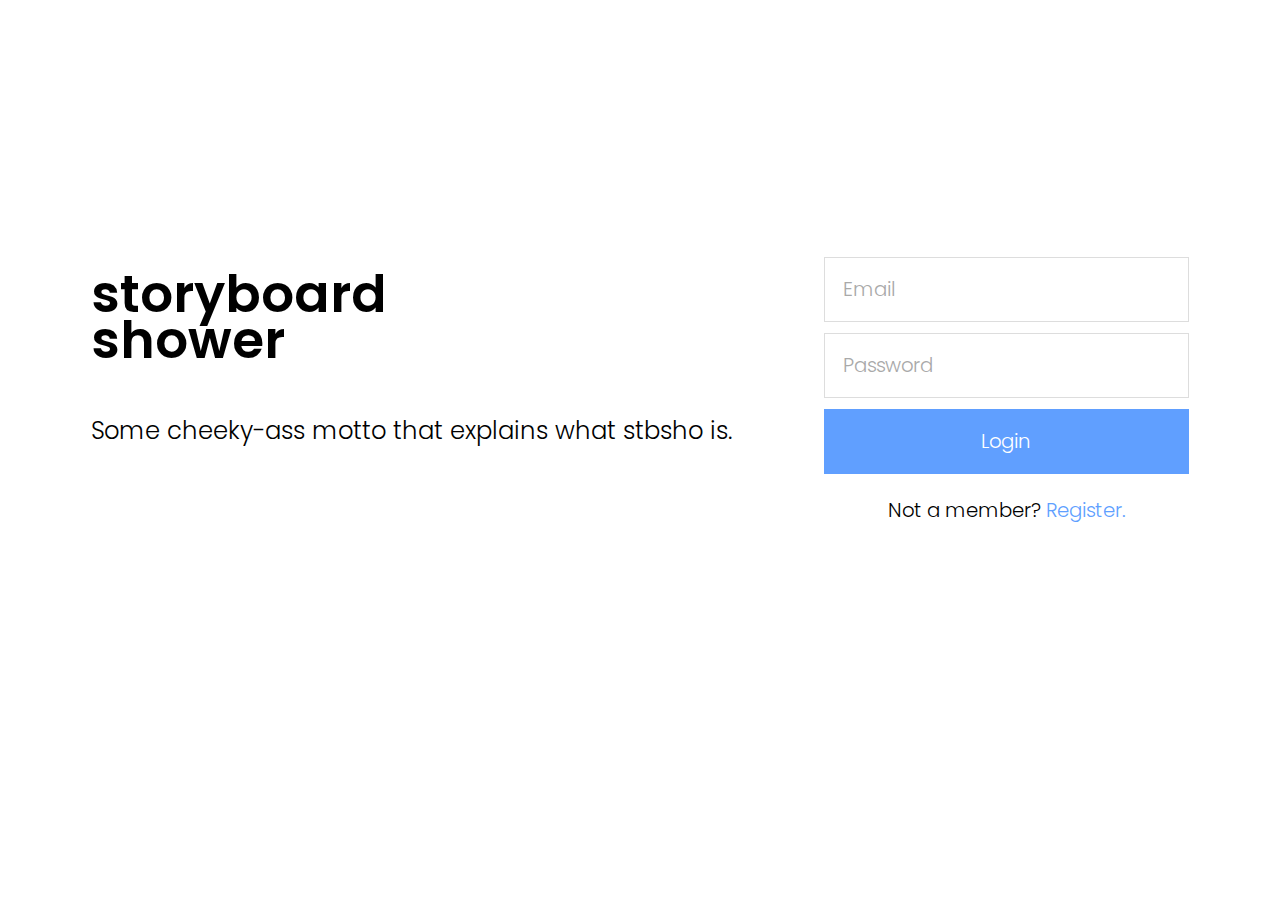
<file: src/index.html>
<html>
	<head>
		<title>Storyboard Shower</title>
		<link href="css/homepage.css" rel="stylesheet" />
	</head>
	<body>
	</body>

	<script src="./js/apiurl.js"></script>
	<script src="./js/checkauth.js"></script>
	<script>

		const loggedPage = "./storyboards.html";

		checkAuth()
		.then(() => {
			window.location = loggedPage;
		})
		.catch(() => {
			// If promise fail it means the user is new or must log in.
			const pageTemplate = `
				<div id="content">
					<div>
						<div id="title">
							storyboard<br/>shower
						</div>
						<div class="global-h3">
							Some cheeky-ass motto that explains what stbsho is.
						</div>
					</div>
					<div>
						<form id="login-form">
							<div id="login-error" class="global-transparent">
								Incorrect email or password!
							</div>
							<input 
								class="global-text-input global-h4 large-text-input" 
								type="text" placeholder="Email"
								id="login-email"
							/>
							<input 
								class="global-text-input global-h4 large-text-input" 
								type="password" placeholder="Password" 
								id="login-password"
							/>
							<input
								class="global-button global-button-accent global-h4"
								type="submit" value="Login" id="login-button"
							/>
						</form>
						<div id="register-link" class="global-h4">
							Not a member?
							<a href="register.html">
								Register.
							</a>
						</div>
					</div>
				</div>
			`;

			document.body.innerHTML = pageTemplate;

			const loginFormElem = document.getElementById("login-form");
			const emailElem = document.getElementById("login-email");
			const passwordElem = document.getElementById("login-password");
			const loginBtnElem = document.getElementById("login-button");
			const loginErrorElem = document.getElementById("login-error");
			loginFormElem.onsubmit = event => {
				loginErrorElem.classList.add("global-transparent");
				loginBtnElem.classList.remove("global-button-accent");
				loginBtnElem.classList.add("global-button-disabled");
				loginBtnElem.disabled = true;
				loginBtnElem.value = "Authenticating...";
				emailElem.disabled = true;
				passwordElem.disabled = true;
				login(emailElem.value, passwordElem.value)
				.then(() => {
					console.debug("Logged in.");
					window.location = loggedPage;
				})
				.catch(() => {
					loginErrorElem.classList.remove("global-transparent");
					loginBtnElem.classList.add("global-button-accent");
					loginBtnElem.classList.remove("global-button-disabled");
					loginBtnElem.disabled = false;
					loginBtnElem.value = "Login";
					emailElem.disabled = false;
					passwordElem.disabled = false;
					passwordElem.value = "";
				});
				event.preventDefault();
			}
		});

		function login(email, password) {
			const body = {
				"email": email, 
				"password": password,
			}
			const url = apiUrl + "/auth/login";
			return fetch(url, {
				method: "POST",
				headers: {
					"Content-Type": "application/json",
				},
				body: JSON.stringify(body),
			})
			.then(res => {
				if (res.ok) {
					return res.json();
				}
				return Promise.reject(res);
			})
			.then(json => {
				for (let key in json) {
					window.sessionStorage.setItem(key, json[key]);
				}
			})
			.catch(res => {
				if (res.status == 401) {
					return Promise.reject();
				}
				throw new Error(
					`Login query returned unexpected ${res.status}.`
				);
			});
		}
	</script>
</html>
</file>
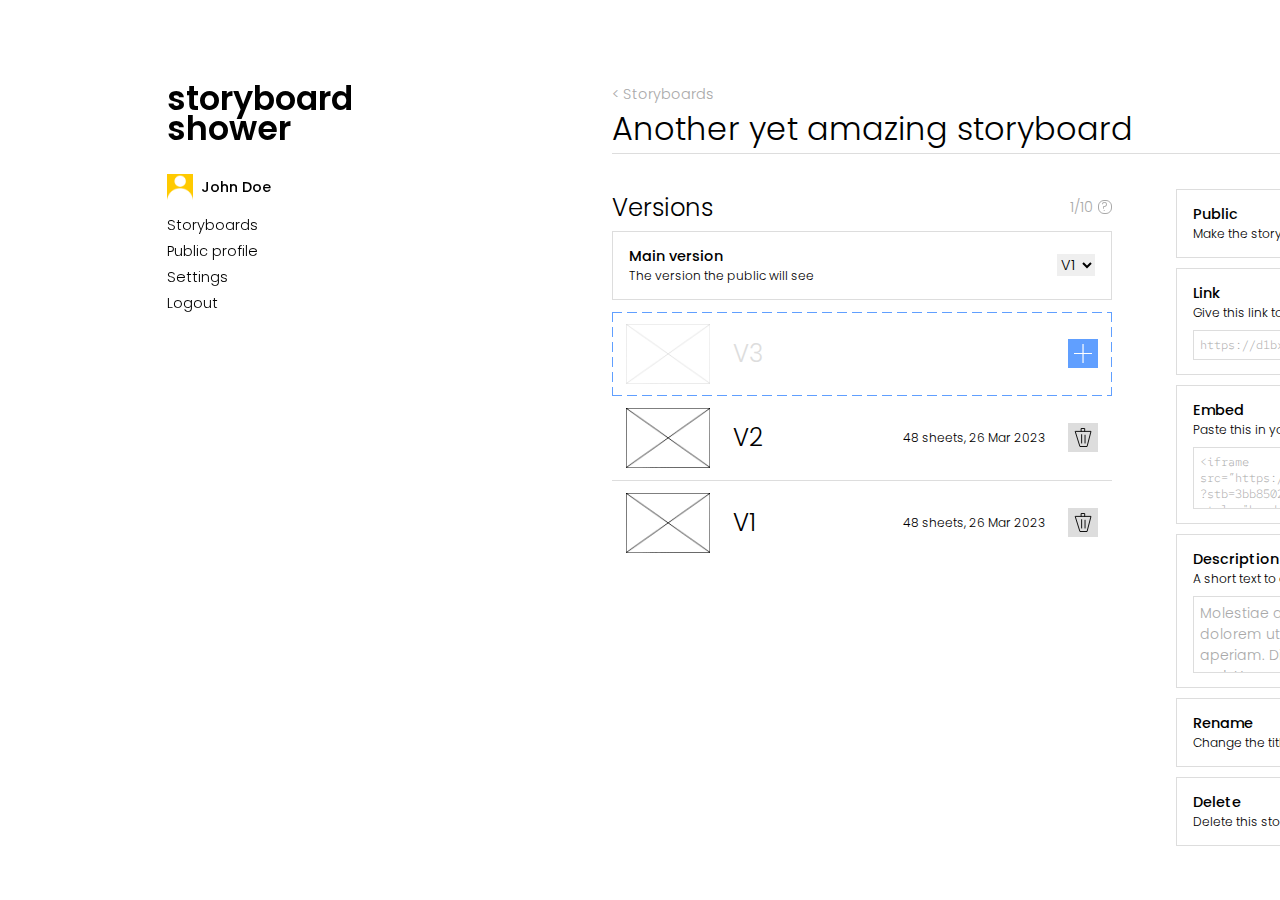
<file: src/storyboard.html>
<!DOCTYPE html>
    <head>
        <title>Storyboard Shower</title>

        <link href="css/storyboard.css" rel="stylesheet" />
    </head>

    <body>
        <div id="main-layout">
            <div>
                <div id="menu">
                    <div id="title">
                        storyboard<br/>shower
                    </div>
                    <div id="user-bar">
                        <div id="user-image">
                            <img src="images/user.jpg"/>
                        </div>
                        <div id="user-name" class="global-regular-text-accent">
                            John Doe
                        </div>
                    </div>
                    <div id="menu-list">
                        <div><a href="">Storyboards</a></div>
                        <div><a href="">Public profile</a></div>
                        <div><a href="">Settings</a></div>
                        <div><a href="">Logout</a></div>
                    </div>
                </div>
            </div>
            <div id="content">
                <div id="header">
                    <a href="./storyboards.html" class="global-grey-text">
                        &lt; Storyboards
                    </a>
                    <div class="global-h2">
                        Another yet amazing storyboard
                    </div>
                </div>
                <div id="double-panel">
                    <div id="versions-panel">
                        <div id="versions-header">
                            <div class="global-h3">Versions</div>
                            <div class="global-grey-text">
                                1/10
                            </div>
                            <div 
                                data-text="A storyboard can have at maximum ten versions. If you need to upload an eleventh one please remove an older version." 
                                id="versions-info-button" class="global-description-text global-grey-text"
                            >
                                ?
                            </div>
                        </div>
                        <div id="main-version-selector" class="option-block">
                            <div class="option-upper-bar">
                                <div>
                                    <div class="global-regular-text-accent">
                                        Main version
                                    </div>
                                    <div class="global-description-text">
                                        The version the public will see
                                    </div>
                                </div>
                                <div>
                                    <select id="main-version-dropdown">
                                        <option id="V1">V1</option>
                                        <option id="V2">V2</option>
                                        <option id="V3">V3</option>
                                    </select>
                                </div>
                            </div>
                        </div>
                        <div id="versions-list">
                            <div class="new-version">
                                <img src="images/placeholder_grey.png" />
                                <div class="global-h3 global-light-grey-text">V3</div>
                                <div class="spacer"></div>
                                <a class="global-button global-button-accent global-small-icon-button" title="Add a new version">
                                    <img src="images/button_icons/plus.png">
                                </a>
                            </div>
                            <div class="middle-version">
                                <img src="images/placeholder.png" />
                                <div class="global-h3 ">V2</div>
                                <div class="spacer"></div>
                                <div class="global-description-text">48 sheets, 26 Mar 2023</div>
                                <a class="global-button global-small-icon-button" title="Delete version">
                                    <img src="images/button_icons/trashbin.svg">
                                </a>
                            </div>
                            <div>
                                <img src="images/placeholder.png" />
                                <div class="global-h3 ">V1</div>
                                <div class="spacer"></div>
                                <div class="global-description-text">48 sheets, 26 Mar 2023</div>
                                <a class="global-button global-small-icon-button" title="Delete version">
                                    <img src="images/button_icons/trashbin.svg">
                                </a>
                            </div>
                        </div>
                    </div>

                    <!-- ################################ -->

                    <div id="options-panel">
                        <div class="option-block">
                            <div class="option-upper-bar">
                                <div>
                                    <div class="global-regular-text-accent">
                                        Public
                                    </div>
                                    <div class="global-description-text">
                                        Make the storyboard accessible to others
                                    </div>
                                </div>
                                <div>
                                    <div class="global-toggle">
                                        <div></div>
                                    </div>
                                </div>
                            </div>
                        </div>

                        <div class="option-block">
                            <div class="option-upper-bar">
                                <div>
                                    <div class="global-regular-text-accent">
                                        Link
                                    </div>
                                    <div class="global-description-text">
                                        Give this link to anyone
                                    </div>
                                </div>
                                <div>
                                    <a class="global-button global-small-icon-button" title="Copy link">
                                        <img src="images/button_icons/copy.svg">
                                    </a>
                                </div>
                            </div>
                            <input 
                                type="text" readonly="1"
                                class="global-text-input global-mono-text global-grey-text" 
                                value="https://d1bxsdz0n811yu.cloudfront.net/widget.html?stb=3bb85020-3dd6-4430-964b-f8705bcb6813"
                            />
                        </div>

                        <div class="option-block">
                            <div class="option-upper-bar">
                                <div>
                                    <div class="global-regular-text-accent">
                                        Embed
                                    </div>
                                    <div class="global-description-text">
                                        Paste this in your webpage
                                    </div>
                                </div>
                                <div>
                                    <a class="global-button global-small-icon-button" title="Copy code">
                                        <img src="images/button_icons/copy.svg">
                                    </a>
                                </div>
                            </div>
                            <textarea rows="3" readonly="1" class="global-text-input global-mono-text global-grey-text">
&lt;iframe src=”https://d1bxsdz0n811yu.cloudfront.net/widget.html?stb=3bb85020-3dd6-4430-964b-f8705bcb6813” style="border: 0px; width: 800px; height: 450px;"&gt;&lt;/iframe&gt;
                            </textarea>
                        </div>

                        <div class="option-block">
                            <div class="option-upper-bar">
                                <div>
                                    <div class="global-regular-text-accent">
                                        Description
                                    </div>
                                    <div class="global-description-text">
                                        A short text to describe the board
                                    </div>
                                </div>
                                <div>
                                    <a class="global-button global-small-icon-button" title="Edit description">
                                        <img src="images/button_icons/edit.svg">
                                    </a>
                                </div>
                            </div>
                            <textarea rows="3" readonly="1" class="global-text-input global-grey-text">
Molestiae a maxime quia mollitia. Sapiente ut dolorem ut. Aut optio quisquam qui dolor qui ut aperiam. Dicta rerum et sapiente officiis voluptas sed. Harum sunt reiciendis optio ea adipisci praesentium mollitia est. Eveniet facilis minima culpa in id provident accusamus.
Laborum harum repellat nulla et assumenda reprehenderit esse asperiores. Cupiditate sed numquam ipsum soluta tempora. Ex quis quia voluptate sed. Eum iusto ipsam animi repellendus laboriosam. Accusantium corporis cumque quasi.
                            </textarea>
                        </div>

                        <div class="option-block">
                            <div class="option-upper-bar">
                                <div>
                                    <div class="global-regular-text-accent">
                                        Rename
                                    </div>
                                    <div class="global-description-text">
                                        Change the title of this stroyboard
                                    </div>
                                </div>
                                <div>
                                    <a class="global-button global-small-icon-button" title="Rename storyboard">
                                        <img src="images/button_icons/edit.svg">
                                    </a>
                                </div>
                            </div>
                        </div>

                        <div class="option-block">
                            <div class="option-upper-bar">
                                <div>
                                    <div class="global-regular-text-accent">
                                        Delete
                                    </div>
                                    <div class="global-description-text">
                                        Delete this storyboard and all of its versions
                                    </div>
                                </div>
                                <div>
                                    <a class="global-button global-small-icon-button" title="Delete storyboard">
                                        <img src="images/button_icons/trashbin.svg">
                                    </a>
                                </div>
                            </div>
                        </div>
                    </div>
                </div>
            </div>
        </div>
    </body>
</html>
</file>
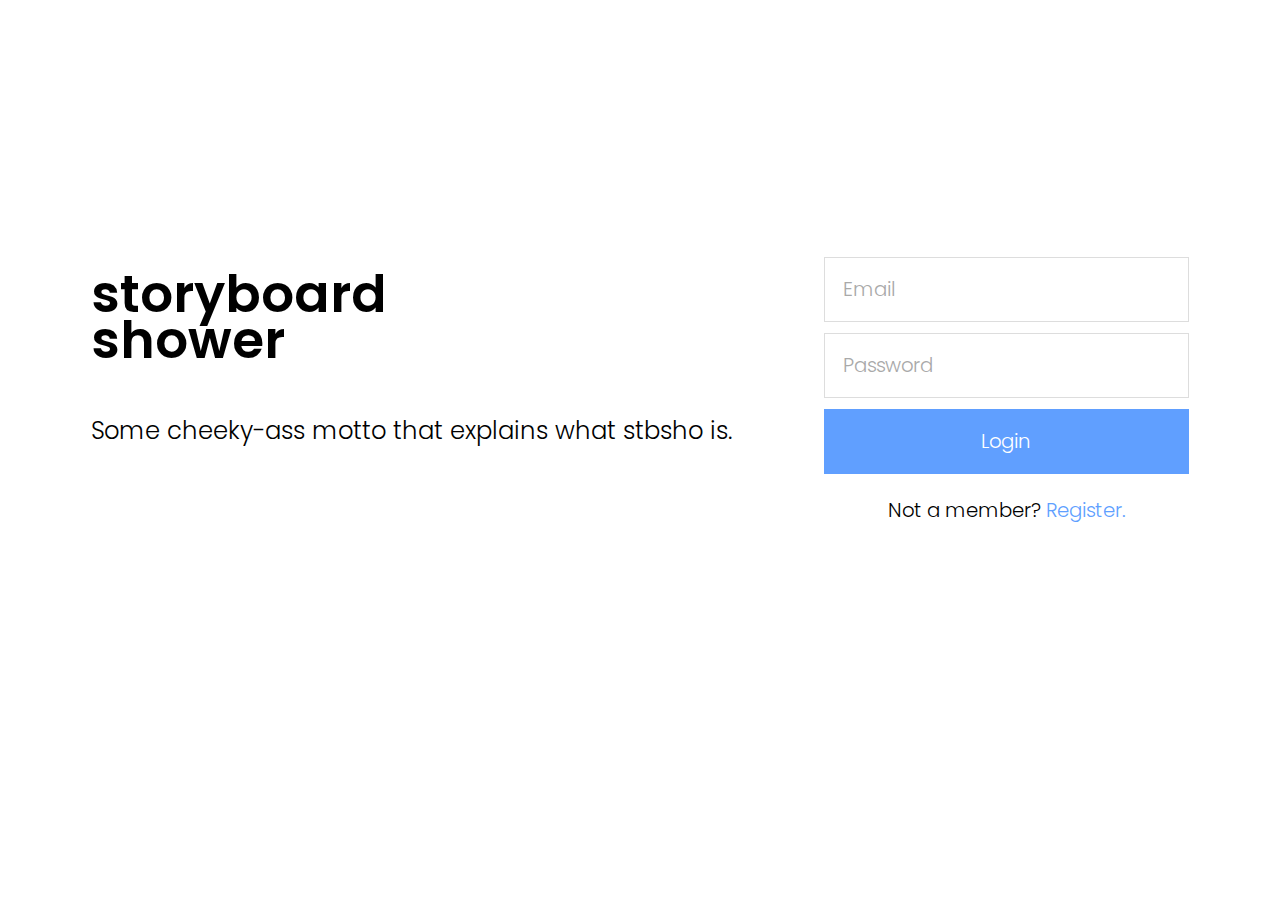
<file: src/storyboards.html>
<!DOCTYPE html>
	<head>
		<title>Storyboard Shower</title>

		<link href="css/storyboards.css" rel="stylesheet" />
	</head>

	<body>

		<script src="./js/apiurl.js"></script>
		<script src="./js/checkauth.js"></script>
		<script>
			const accessToken = window.sessionStorage.getItem("AccessToken");
			checkAuth()
			.catch(() => {
				window.location = "./index.html";
			})
			.then(username => {
				const pageTemplate = `
					<div id="main-layout">
						<div>
							<div id="menu">
								<div id="title">
									storyboard<br/>shower
								</div>
								<div id="user-bar">
									<div id="user-image">
										<img src="images/user.jpg"/>
									</div>
									<div id="user-name" class="global-regular-text-accent">
										${username}
									</div>
								</div>
								<div id="menu-list">
									<div><a href="">Storyboards</a></div>
									<div><a href="">Public profile</a></div>
									<div><a href="">Settings</a></div>
									<div><a href="">Logout</a></div>
								</div>
							</div>
						</div>
						<div id="content">
							<div id="header">
								<div class="global-h2">Storyboards</div>
								<a class="global-button global-button-accent global-icon-button">
									<img src="images/button_icons/plus.png">
									Upload
								</a>
							</div>
							<div id="storyboard-grid">
								
							</div>
						</div>
					</div>
				`;

				document.body.innerHTML = pageTemplate;
				const apiUrl = `https://04uc18437f.execute-api.eu-west-1.amazonaws.com/user/${username}/storyboards?authed=1`;
				const gridElem = document.getElementById("storyboard-grid");
				fetch(apiUrl, {
					headers: {
						"Authentication": accessToken,
					}
				})
				.then(res => res.json())
				.then(json => {
					const storyboards = json["storyboards"];
					for (let stbId in storyboards) {
						const stbData = storyboards[stbId];
						const stbElem = document.createElement("div");
						stbElem.innerHTML = `
							<div class="storyboard-placeholder">
								<img src="${stbData["thumbnails"]["single"]}" />
							</div>
							<div class="storyboard-description">
								<div class="global-h4" id="js-stb-tile-title-${stbId}">
									${stbData["title"]}
								</div>
								<div class="global-grey-text">
									${formatDate(stbData["createdAt"])}
								</div>
							</div>
						`;

						stbElem.onclick = showStbOverlay(username, stbId);
						gridElem.appendChild(stbElem);
					}
				});
			});

			function showStbOverlay(username, stbId) {

				function _inner() {
					
					// Show element ASAP even if empty for now
					const overlayElem = document.createElement("div");
					overlayElem.classList.add("global-overlay");
					overlayElem.style.top = `${document.documentElement.scrollTop}px`;
					const stbOverlayElem = document.createElement("div");
					stbOverlayElem.classList.add("storyboard-overlay");
					const overlayLeftElem = document.createElement("div");
					overlayLeftElem.classList.add("overlay-left");
					const overlayRightElem = document.createElement("div");
					overlayRightElem.classList.add("overlay-right");
					stbOverlayElem.appendChild(overlayLeftElem);
					stbOverlayElem.appendChild(overlayRightElem);
					overlayElem.appendChild(stbOverlayElem);
					document.body.appendChild(overlayElem);
					document.body.classList.add("global-no-scroll");

					// Fetch storyboard data
					const apiUrl = `https://04uc18437f.execute-api.eu-west-1.amazonaws.com/user/${username}/${stbId}`;
					console.log(apiUrl);
					fetch(apiUrl, {
						headers: {
							"Authentication": accessToken,
						}
					})
					.then(res => res.json())
					.then(stbData => {

						// Hide elements and set them up according storyboard's visibility.
						const publicToggleClass = stbData["public"] ? "" : "global-toggle-off";
						const linkEmbedOptClass = stbData["public"] ? "" : "global-greyed";

						overlayRightElem.innerHTML = `
							<div>
								<div class="overlay-header">
									<div class="global-h4" id="js-stb-overlay-title">
										${stbData["title"]}
									</div>
									<a 
										class="global-button global-small-icon-button global-clear-button"
										id="js-stb-overlay-close-btn"
									>
										<img src="images/button_icons/cross.svg">
									</a>
								</div>
								<div class="global-description-text global-grey-text">
									Created on ${formatDate(stbData["createdAt"])}
								</div>
							</div>

							<div id="options-panel">

								<div class="option-block">
									<div class="option-upper-bar">
										<div>
											<div class="global-regular-text-accent">
												Public
											</div>
											<div class="global-description-text">
												Make the storyboard accessible to others
											</div>
										</div>
										<div>
											<div class="global-toggle ${publicToggleClass}" id="js-stb-public-toggle">
												<div></div>
											</div>
										</div>
									</div>
								</div>

								<div class="option-block ${linkEmbedOptClass}" id="js-link-option">
									<div class="option-upper-bar">
										<div>
											<div class="global-regular-text-accent">
												Link
											</div>
											<div class="global-description-text">
												Give this link to anyone
											</div>
										</div>
										<div>
											<a class="global-button global-small-icon-button" title="Copy link">
												<img src="images/button_icons/copy.svg">
											</a>
										</div>
									</div>
									<input 
										type="text" readonly="1"
										class="global-text-input global-mono-text global-grey-text" 
										value="https://d1bxsdz0n811yu.cloudfront.net/widget.html?stb=3bb85020-3dd6-4430-964b-f8705bcb6813"
									/>
								</div>

								<div class="option-block ${linkEmbedOptClass}" id="js-embed-option">
									<div class="option-upper-bar">
										<div>
											<div class="global-regular-text-accent">
												Embed
											</div>
											<div class="global-description-text">
												Paste this in your webpage
											</div>
										</div>
										<div>
											<a class="global-button global-small-icon-button" title="Copy code">
												<img src="images/button_icons/copy.svg">
											</a>
										</div>
									</div>
									<div class="global-text-input global-mono-text global-grey-text">
										&lt;iframe src=”https://d1bxsdz0n811yu.cloudfront.net/widget.html?stb=3bb85020-3dd6-4430-964b-f8705bcb6813” style="border: 0px; width: 800px; height: 450px;"&gt;&lt;/iframe&gt;
									</div>
								</div>

								<div class="option-block">
									<div class="option-upper-bar">
										<div>
											<div class="global-regular-text-accent">
												Description
											</div>
											<div class="global-description-text">
												A short text to describe the board
											</div>
										</div>
										<div>
											<a class="global-button global-small-icon-button" title="Edit description">
												<img src="images/button_icons/edit.svg">
											</a>
										</div>
									</div>
									<div class="global-text-input global-grey-text">
										${stbData["description"]}
									</div>
								</div>

								<div class="option-block">
									<div class="option-upper-bar">
										<div>
											<div class="global-regular-text-accent">
												Rename
											</div>
											<div class="global-description-text">
												Change the title of this storyboard
											</div>
										</div>
										<div>
											<a 
												class="global-button global-small-icon-button" 
												title="Rename storyboard"
												id="js-stb-rename-btn"
											>
												<img src="images/button_icons/edit.svg">
											</a>
										</div>
									</div>
								</div>

								<div class="option-block">
									<div class="option-upper-bar">
										<div>
											<div class="global-regular-text-accent">
												Delete
											</div>
											<div class="global-description-text">
												Delete this storyboard permanently
											</div>
										</div>
										<div>
											<a class="global-button global-small-icon-button" title="Delete storyboard">
												<img src="images/button_icons/trashbin.svg">
											</a>
										</div>
									</div>
								</div>
							</div>
						`;
	
						// Add close logic to the dialog
						const stbOverlayCloseBtnElem = document.getElementById("js-stb-overlay-close-btn");
						stbOverlayCloseBtnElem.onclick = event => {
							document.body.classList.remove("global-no-scroll");
							overlayElem.remove();
						};

						const publicToggleElem = document.getElementById("js-stb-public-toggle");
						publicToggleElem.onclick = genPublicToggleHandler(username, stbId, stbData);
						
						const renameBtnElem = document.getElementById("js-stb-rename-btn");
						renameBtnElem.onclick = genRenameHandler(username, stbId, stbData);
					});
				}

				return _inner;
			}

			function formatDate(isoDate) {
				const dateObj = new Date(isoDate);
				return dateObj.toLocaleDateString("en-US", {
					year: "numeric", month: "long", day: "numeric"
				});
			}

			function genRenameHandler(username, stbId, stbData) {
				function _inner() {
					const overlayElem = document.createElement("div");
					overlayElem.classList.add("global-overlay");
					overlayElem.style.top = `${document.documentElement.scrollTop}px`;
					
					overlayElem.innerHTML = `
						<div class="dialog-overlay">
							<div class="overlay-header">
								<div class="global-h4">
									Rename storyboard
								</div>
								<a 
									class="global-button global-small-icon-button global-clear-button"
									id="js-rename-overlay-close-btn"
								>
									<img src="images/button_icons/cross.svg">
								</a>
							</div>
							<div>
								<form id="js-stb-rename-form">
									<input 
										class="global-text-input" 
										type="text"
										value="${stbData["title"]}"
										id="js-stb-title-input"
									/>
									<div class="dialog-buttons">
										<input
											class="global-button"
											type="button" value="Cancel" 
											id="js-rename-cancel-button"
										/>
										<input
											class="global-button global-button-accent"
											type="submit" value="Rename" 
											id="js-stb-rename-button"
										/>
									</div>
								</form>
							</div>
						</div>
					`;
					
					document.body.appendChild(overlayElem);
					document.body.classList.add("global-no-scroll");

					const renameOverlayCloseBtnElem = document.getElementById("js-rename-overlay-close-btn");
					const cancelBtnElem = document.getElementById("js-rename-cancel-button");
					const closeAction = event => {
						document.body.classList.remove("global-no-scroll");
						overlayElem.remove();
					};
					renameOverlayCloseBtnElem.onclick = closeAction;
					cancelBtnElem.onclick = closeAction;

					const renameFormElem = document.getElementById("js-stb-rename-form");
					const stbTitleInputElem = document.getElementById("js-stb-title-input");
					const renameSubmitBtnElem = document.getElementById("js-stb-rename-button");
					renameFormElem.onsubmit = event => {
						const apiUrl = `https://04uc18437f.execute-api.eu-west-1.amazonaws.com/user/${username}/${stbId}`;
						const patchData = {
							"title": stbTitleInputElem.value
						}
						const accessToken = window.sessionStorage.getItem("AccessToken");
						renameSubmitBtnElem.classList.remove("global-button-accent");
						renameSubmitBtnElem.classList.add("global-button-disabled");
						fetch(apiUrl, {
							method: "PATCH",
							headers: {
								"Authentication": accessToken,
								"Content-Type": "application/json"
							},
							body: JSON.stringify(patchData)
						})
						.then(res => {
							if (!res.ok) {
								// TODO: Make this more decent
								throw new Error("Impossible to edit storyboard data!");
							} else {
								stbData["title"] = patchData["title"];

								const stbTileTitleElem = document.getElementById(`js-stb-tile-title-${stbId}`);
								stbTileTitleElem.innerText = stbData["title"];

								const stbOverlayTitleElem = document.getElementById("js-stb-overlay-title");
								stbOverlayTitleElem.innerText = stbData["title"];

								closeAction();
							}
						});
						event.preventDefault();
					};

				}

				return _inner;
			}

			function genPublicToggleHandler(username, stbId, stbData) {

				function _inner() {
					const linkOptElem = document.getElementById("js-link-option");
					const embedOptElem = document.getElementById("js-embed-option");
					const publicToggleElem = document.getElementById("js-stb-public-toggle");

					const apiUrl = `https://04uc18437f.execute-api.eu-west-1.amazonaws.com/user/${username}/${stbId}`;
					const patchData = {
						"public": !stbData["public"]
					}
					const accessToken = window.sessionStorage.getItem("AccessToken");
					publicToggleElem.classList.add("global-greyed");
					fetch(apiUrl, {
						method: "PATCH",
						headers: {
							"Authentication": accessToken,
							"Content-Type": "application/json"
						},
						body: JSON.stringify(patchData)
					})
					.then(res => {
						publicToggleElem.classList.remove("global-greyed");
						if (!res.ok) {
							// TODO: Make this more decent
							throw new Error("Impossible to edit storyboard data!");
						} else {
							if(patchData["public"] == false){
								// Public -> OFF
								publicToggleElem.classList.add("global-toggle-off");
								linkOptElem.classList.add("global-greyed");
								embedOptElem.classList.add("global-greyed");
							} else {
								// Public -> ON
								publicToggleElem.classList.remove("global-toggle-off");
								linkOptElem.classList.remove("global-greyed");
								embedOptElem.classList.remove("global-greyed");
							}
							// Update the data locally
							stbData["public"] = patchData["public"];
						}
					})
				}

				return _inner;
			}
		</script>
	</body>
</html>
</file>
<file: src/css/homepage.css>
@import url(./global.css);

#content {
	height: 80%;
	display: flex;
	justify-content: space-evenly;
	align-items: center;
}

#title {
	font-size: 3.4rem;
	padding-bottom: 3.2rem;
}

#login-form {
	display: flex;
	flex-direction: column;
}

#login-error {
	background-color: var(--color-error-bg);
	color: var(--color-error-text);
	padding: 1rem;
	text-align: center;
	margin-bottom: 0.7rem;
}

#login-form input {
	width: 24rem;
	height: 4.3rem;
	margin-bottom: 0.7rem;
}

#register-link {
	padding-top: 0.7rem;
	text-align: center;
}

.large-text-input {
	padding: 1.2rem;
}
</file>
<file: src/css/storyboard.css>
@import url(./global.css);
@import url(./menu.css);

textarea {
    resize: none;

    /* CSS needs this even if it's a repetition */
    font-family: var(--font-poppins);
	font-weight: 300;
	font-size: 14px;
}

#content {
    width: 1000px;
}

#header {
    border-bottom: 1px solid var(--color-grey-light);
}

#double-panel {
    padding-top: 35px;
    display: flex;
    gap: 64px;
}

#versions-panel {
    width: 500px;
    flex-shrink: 0;
}

#versions-header {
    display: flex;
    align-items: center;
    gap: 5px;

    padding-bottom: 5px;
}

#versions-header>.global-h3 {
    flex-grow: 1;
}

#versions-info-button {
    width: 12px;
    height: 12px;
    border: 1px solid var(--color-grey-medium);
    border-radius: 6px;
    display: flex;
    align-items: center;
    justify-content: center;
    cursor: help;
    position: relative;
}

#versions-info-button:before {
    content: attr(data-text); /* here's the magic */
    position: absolute;
    
    top: 100%;
    left: 0px;
    transform: translateX(-50%);
    margin-top: 10px; /* and add a small left margin */
    
    /* basic styles */
    width: 260px;
    padding: 10px;
    background: #000;
    color: #fff;
    text-align: center;
    
    /* hide by default */
    display: none;
}

#versions-info-button:hover:before {
    animation: opacity-fade-in var(--medium-time);
    display: block;
}

#options-panel {
    flex-grow: 1;
    display: flex;
    flex-direction: column;
    gap: 10px;
    width: 430px;
}

/* All options (the main versions selector too) are option blocks */
.option-block {
    border: 1px solid var(--color-grey-light);
    padding: 14px 16px;
    display: flex;
    flex-direction: column;
    gap: 8px;
}

.option-upper-bar {
    display: flex;
    align-items: center;
    justify-content: space-between;
}

.option-detail {
    border: 1px solid var(--color-grey-light);
    padding: 5px;
}

#versions-list {
    margin-top: 12px;
}

#versions-list>div {
    display: flex;
    align-items: center;
    gap: 23px;
    height: 84px;
    padding: 0px 14px;
}

#versions-list>div>img {
    height: 60px;
}

#versions-list>div>.spacer {
    flex-grow: 1;
}

.new-version {
    background-image: 
        linear-gradient(to right,  var(--color-accent) 66%, transparent 33%), 
        linear-gradient(to right,  var(--color-accent) 66%, transparent 33%), 
        linear-gradient(to bottom, var(--color-accent) 66%, transparent 33%), 
        linear-gradient(to bottom, var(--color-accent) 66%, transparent 33%);
    background-position: left top, left bottom, left top, right top;
    background-repeat: repeat-x, repeat-x, repeat-y, repeat-y;
    background-size: 15px 1px, 15px 1px, 1px 15px, 1px 15px;
}

.middle-version {
    height: 59px;
    border-bottom: 1px solid var(--color-grey-light);
}
</file>
<file: src/css/storyboards.css>
@import url(./global.css);
@import url(./menu.css);

#header {
    display: flex;
    align-items: center;
    gap: 2rem;
}

#storyboard-grid {
    display: flex;
    flex-wrap: wrap;
    gap: 3.3rem;

    padding-top: 5rem;
    --element-width: 20rem;
    --thumb-height: 14.1rem; /* Ratio of A4 paper */
}

#storyboard-grid>div {
    width: var(--element-width);
    cursor: pointer;
}

#storyboard-grid>div:hover>.storyboard-description>.global-h4 {
    text-decoration: underline;
}

#storyboard-grid>div>.storyboard-placeholder {
    height: var(--thumb-height);

    display: flex;
    align-items: center;
}

#storyboard-grid>div>.storyboard-placeholder>img {
    object-fit: contain;
    width: 100%;
    border: 1px solid var(--color-grey-light);
}

#storyboard-grid>div>.storyboard-description {
    padding: 0.5rem 0.9rem 0rem;
}

#storyboard-grid>div>.storyboard-description>div.global-h4 {
    white-space: nowrap;
    overflow: hidden;
    text-overflow: ellipsis;
    width: 100%;
}
</file>
